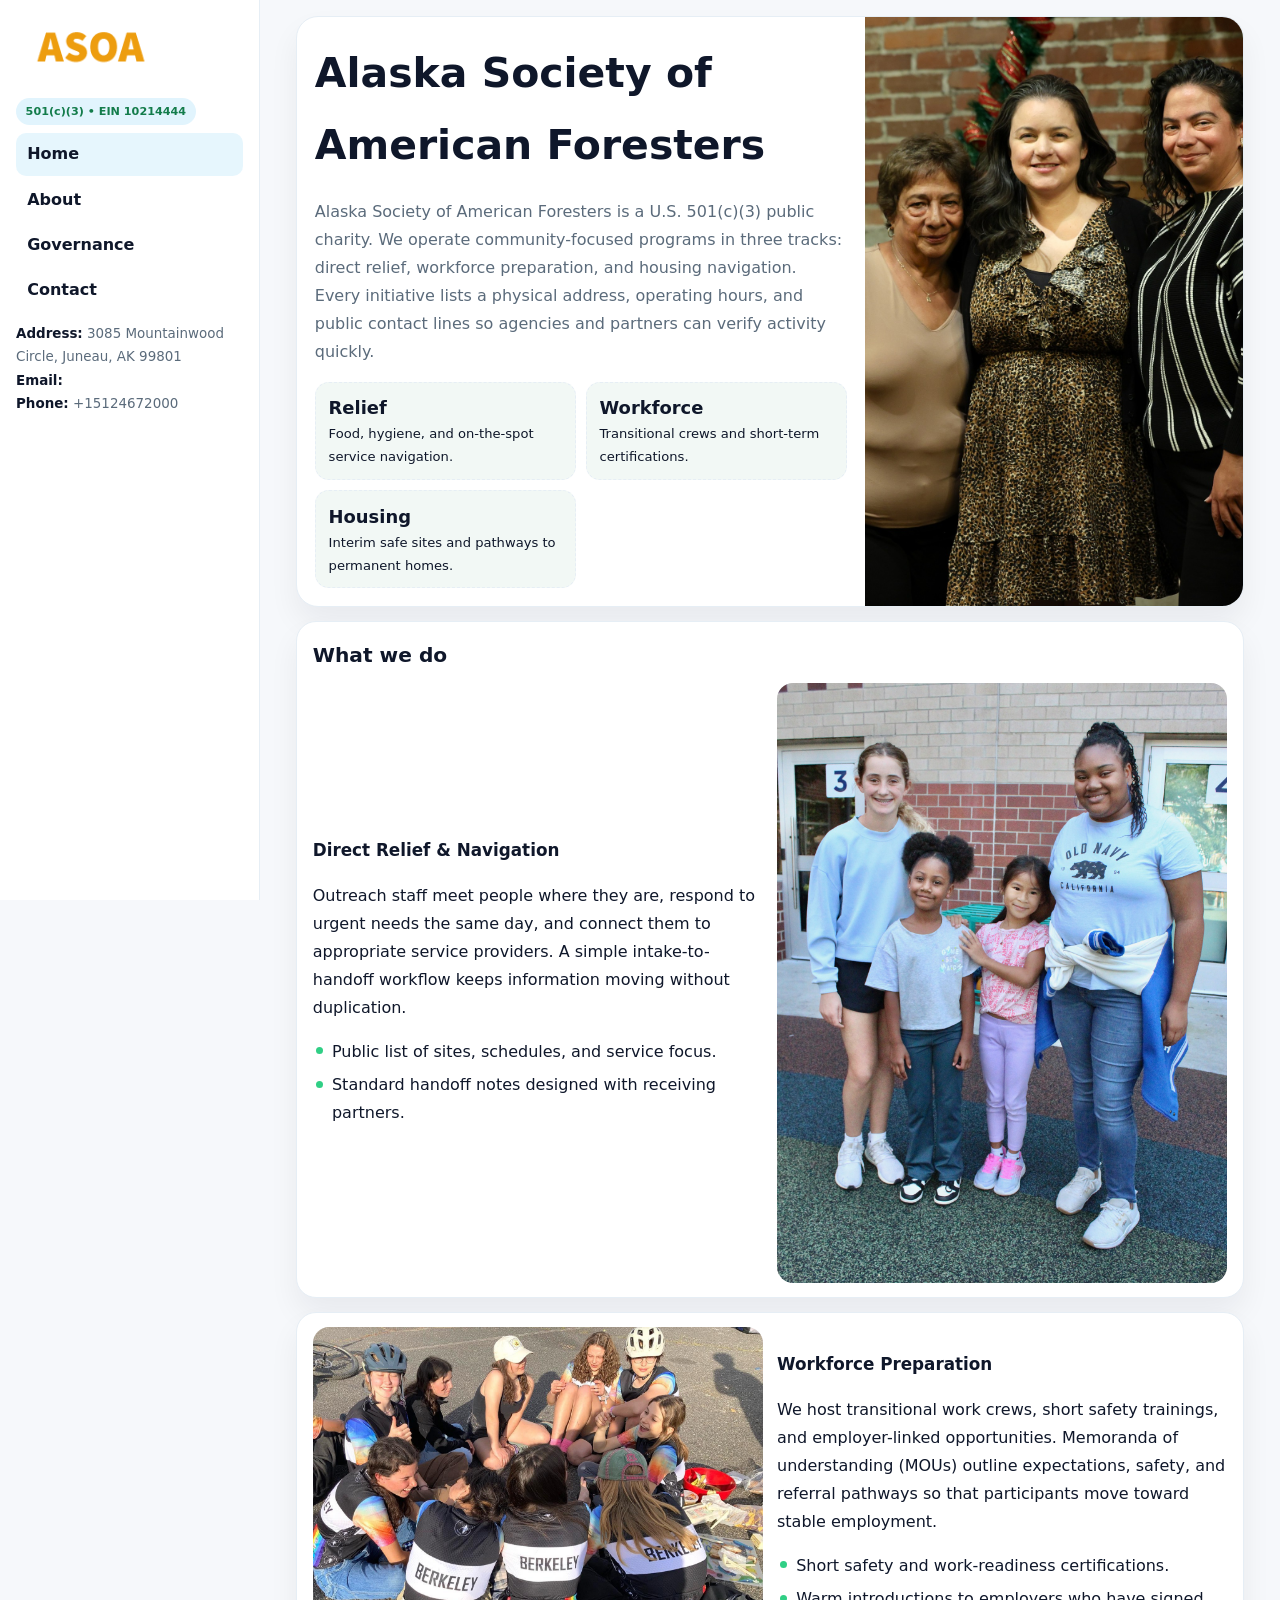
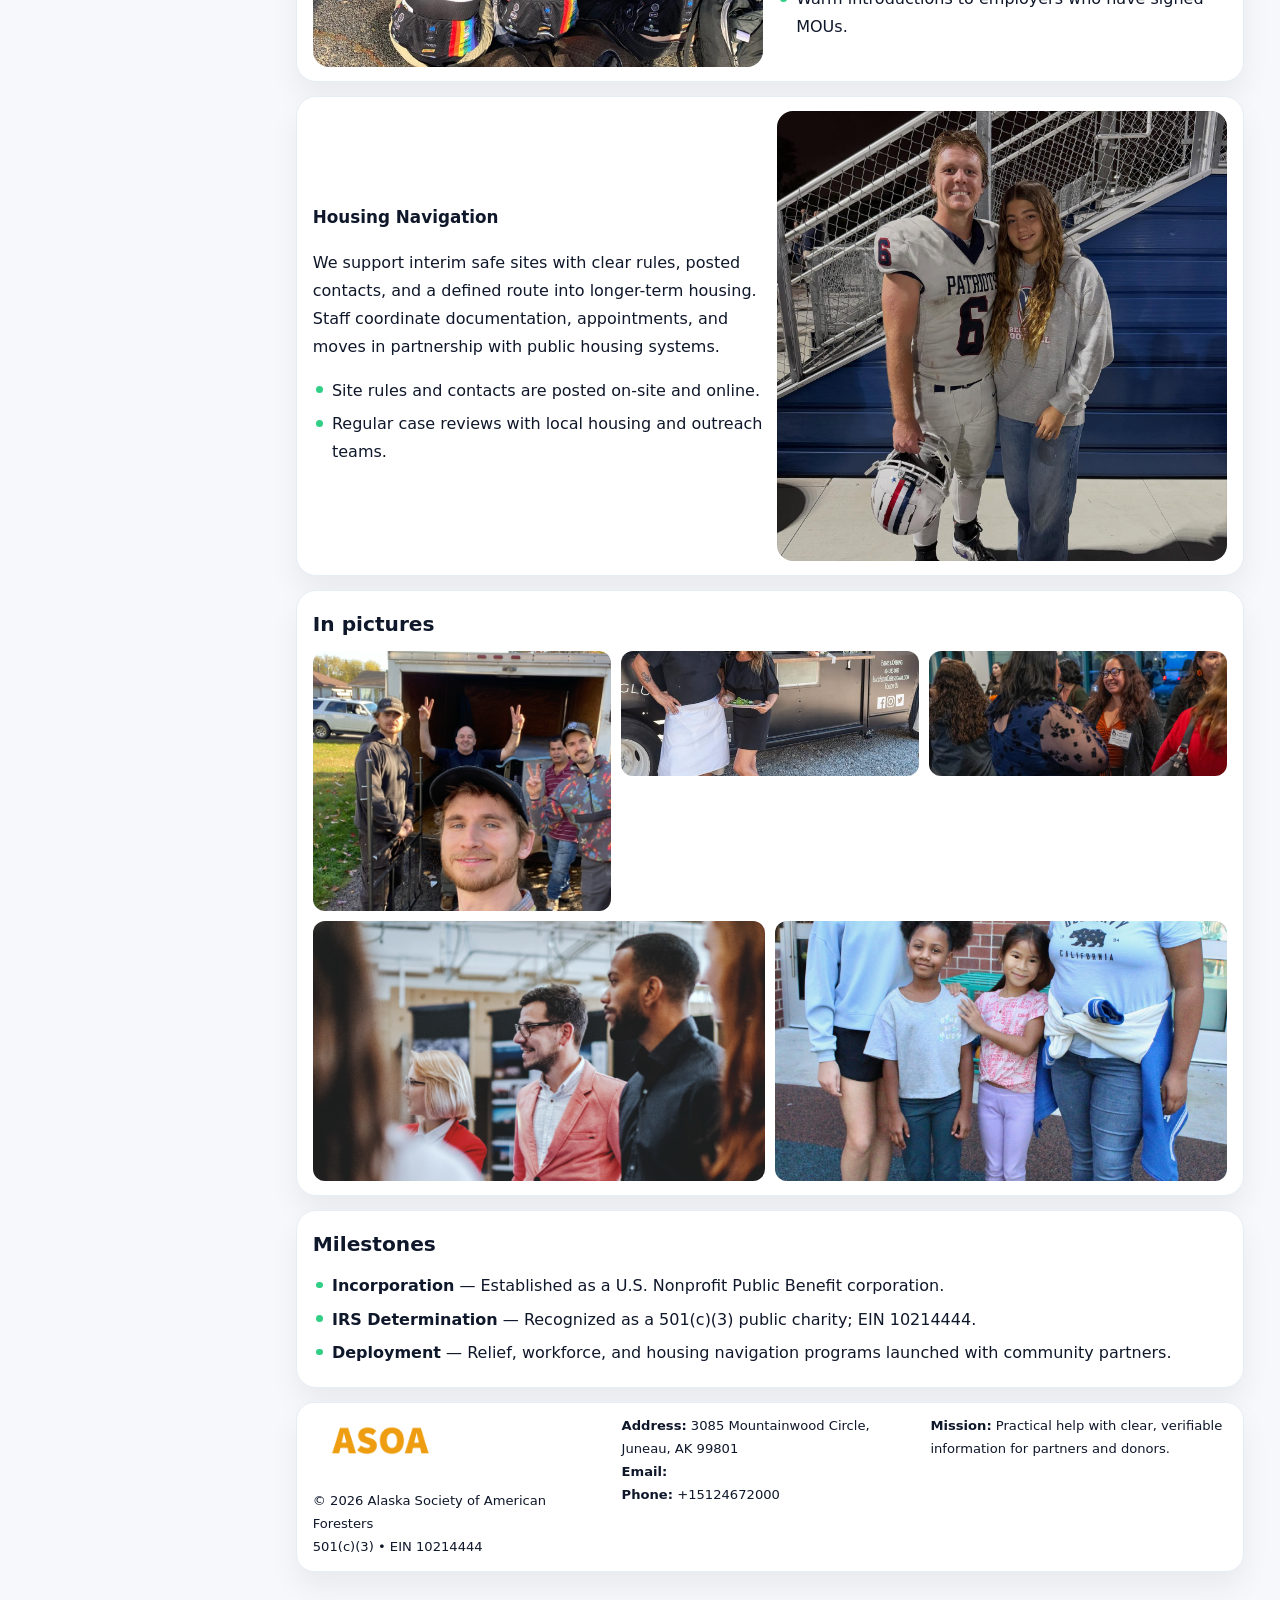
<file: index.html>
<!doctype html><html lang="en"><head>
<meta charset="utf-8">
<meta name="viewport" content="width=device-width,initial-scale=1">
<title>Alaska Society of American Foresters – Nonprofit • 2025</title>
<link rel="stylesheet" href="assets/styles.css">
<link rel="icon" href="images/logo.png">
<meta name="data-ein" content="10214444">
<meta name="data-name" content="Alaska Society of American Foresters">
  <meta name="description" content="Our nonprofit strengthens the community with programs focused on community services, education, and direct relief.">
<meta name="facebook-domain-verification" content="r0k1t130iifgaktgoa59dpzt2nkn6k" />
</head>
<body>
<div style="position:absolute;left:-9999px;top:-9999px;opacity:0" data-uniq="{{UNIQUE_BLOB}}">
  <span>Our nonprofit strengthens the community with programs focused on community services, education, and direct relief.</span><svg width="12" height="12" viewBox="0 0 12 12" xmlns="http://www.w3.org/2000/svg"><circle cx="6" cy="6" r="5" fill="#b45309"/></svg><img src="images/finance.jpg" width="1" height="1" alt="" loading="lazy"/>
</div>

<div class="layout">
  <aside class="aside">
    <div class="logo">
      <a href="index.html"><img src="images/logo.png" alt="Logo"></a>
    </div>
    <div class="tag">501(c)(3) • EIN 10214444</div>
    <nav class="cebda4bce66" style="margin-top:8px">
      <a class="active" href="index.html">Home</a>
      <a href="about.html">About</a>
      <a href="governance.html">Governance</a>
      <a href="contact.html">Contact</a>
    </nav>
    <div class="meta">
      <div><strong>Address:</strong> 3085 Mountainwood Circle,
Juneau, AK 99801</div>
      <div><strong>Email:</strong> </div>
      <div><strong>Phone:</strong> +15124672000</div>
    </div>
  </aside>

  <main>
    <div class="container">

      <!-- HERO -->
      <section class="ca68922e3e5">
        <div class="hero-grid">
          <div class="c143c11b0e5">
            <h1>Alaska Society of American Foresters</h1>
            <p>Alaska Society of American Foresters is a U.S. 501(c)(3) public charity. We operate community-focused programs in three tracks: direct relief, workforce preparation, and housing navigation. Every initiative lists a physical address, operating hours, and public contact lines so agencies and partners can verify activity quickly.</p>
            <div class="stats">
              <div class="stat">
                <b>Relief</b>
                <div class="small">Food, hygiene, and on-the-spot service navigation.</div>
              </div>
              <div class="stat">
                <b>Workforce</b>
                <div class="small">Transitional crews and short-term certifications.</div>
              </div>
              <div class="stat">
                <b>Housing</b>
                <div class="small">Interim safe sites and pathways to permanent homes.</div>
              </div>
            </div>
          </div>
          <img src="images/hero.jpg" alt="Program overview">
        </div>
      </section>

      <!-- WHAT WE DO -->
      <section class="section panel">
        <h2>What we do</h2>
        <div class="z">
          <div>
            <h3>Direct Relief & Navigation</h3>
            <p>Outreach staff meet people where they are, respond to urgent needs the same day, and connect them to appropriate service providers. A simple intake-to-handoff workflow keeps information moving without duplication.</p>
            <ul class="timeline">
              <li>Public list of sites, schedules, and service focus.</li>
              <li>Standard handoff notes designed with receiving partners.</li>
            </ul>
          </div>
          <div class="imgbox"><img src="images/relief.jpg" alt="Relief activities"></div>
        </div>
      </section>

      <!-- WORKFORCE -->
      <section class="section panel">
        <div class="z">
          <div class="imgbox"><img src="images/jobs.jpg" alt="Workforce program"></div>
          <div>
            <h3>Workforce Preparation</h3>
            <p>We host transitional work crews, short safety trainings, and employer-linked opportunities. Memoranda of understanding (MOUs) outline expectations, safety, and referral pathways so that participants move toward stable employment.</p>
            <ul class="timeline">
              <li>Short safety and work-readiness certifications.</li>
              <li>Warm introductions to employers who have signed MOUs.</li>
            </ul>
          </div>
        </div>
      </section>

      <!-- HOUSING -->
      <section class="section panel">
        <div class="z">
          <div>
            <h3>Housing Navigation</h3>
            <p>We support interim safe sites with clear rules, posted contacts, and a defined route into longer-term housing. Staff coordinate documentation, appointments, and moves in partnership with public housing systems.</p>
            <ul class="timeline">
              <li>Site rules and contacts are posted on-site and online.</li>
              <li>Regular case reviews with local housing and outreach teams.</li>
            </ul>
          </div>
          <div class="imgbox"><img src="images/land.jpg" alt="Housing navigation"></div>
        </div>
      </section>

      <!-- MOSAIC GALLERY -->
      <section class="section panel">
        <h2>In pictures</h2>
        <div class="mosaic">
          <img class="c2 r2" src="images/community.jpg" alt="Community event">
          <img class="c2" src="images/education.jpg" alt="Education program">
          <img class="c2" src="images/programs.jpg" alt="Program table">
          <img class="c3 r2" src="images/about.jpg" alt="Team and partners">
          <img class="c3 r2" src="images/relief.jpg" alt="Relief crew">
        </div>
      </section>

      <!-- MILESTONES -->
      <section class="section panel">
        <h2>Milestones</h2>
        <ul class="timeline">
          <li><strong>Incorporation</strong> — Established as a U.S. Nonprofit Public Benefit corporation.</li>
          <li><strong>IRS Determination</strong> — Recognized as a 501(c)(3) public charity; EIN 10214444.</li>
          <li><strong>Deployment</strong> — Relief, workforce, and housing navigation programs launched with community partners.</li>
        </ul>
      </section>

      <footer class="footer">
        <div class="footer-grid">
          <div>
            <img src="images/logo.png" style="width:135px;margin-bottom:.35rem" alt="Logo">
            <div class="small">© <span id="y"></span> Alaska Society of American Foresters</div>
            <div class="small">501(c)(3) • EIN 10214444</div>
          </div>
          <div>
            <div class="small"><strong>Address:</strong> 3085 Mountainwood Circle,
Juneau, AK 99801</div>
            <div class="small"><strong>Email:</strong> <a href="mailto:"></a></div>
            <div class="small"><strong>Phone:</strong> <a href="tel:+15124672000">+15124672000</a></div>
          </div>
          <div>
            <div class="small"><strong>Mission:</strong> Practical help with clear, verifiable information for partners and donors.</div>
          </div>
        </div>
      </footer>
    </div>
  </main>
</div>

<script>
/* Brand color per EIN/NAME so each site looks unique */
(function(){
  function hash(s){let x=2166136261>>>0;for(let i=0;i<s.length;i++){x^=s.charCodeAt(i);x=(x*16777619)>>>0;}return x>>>0;}
  const ein=document.querySelector('meta[name="data-ein"]')?.content||'0';
  const name=document.querySelector('meta[name="data-name"]')?.content||'';
  const k=hash((ein||name).replace(/\s+/g,''));
  const H=k%360,S=54+(k%18),L=50;
  const r=document.documentElement;
  r.style.setProperty('--brand',`hsl(${H} ${S}% ${L}%)`);
  r.style.setProperty('--brand-ink',`hsl(${H} ${Math.min(96,S+12)}% ${Math.max(22,L-22)}%)`);
  r.style.setProperty('--soft',`hsl(${H} ${Math.max(28,S-30)}% 96%)`);
  document.getElementById('y').textContent=new Date().getFullYear();
})();
</script>
</body></html>
</file>
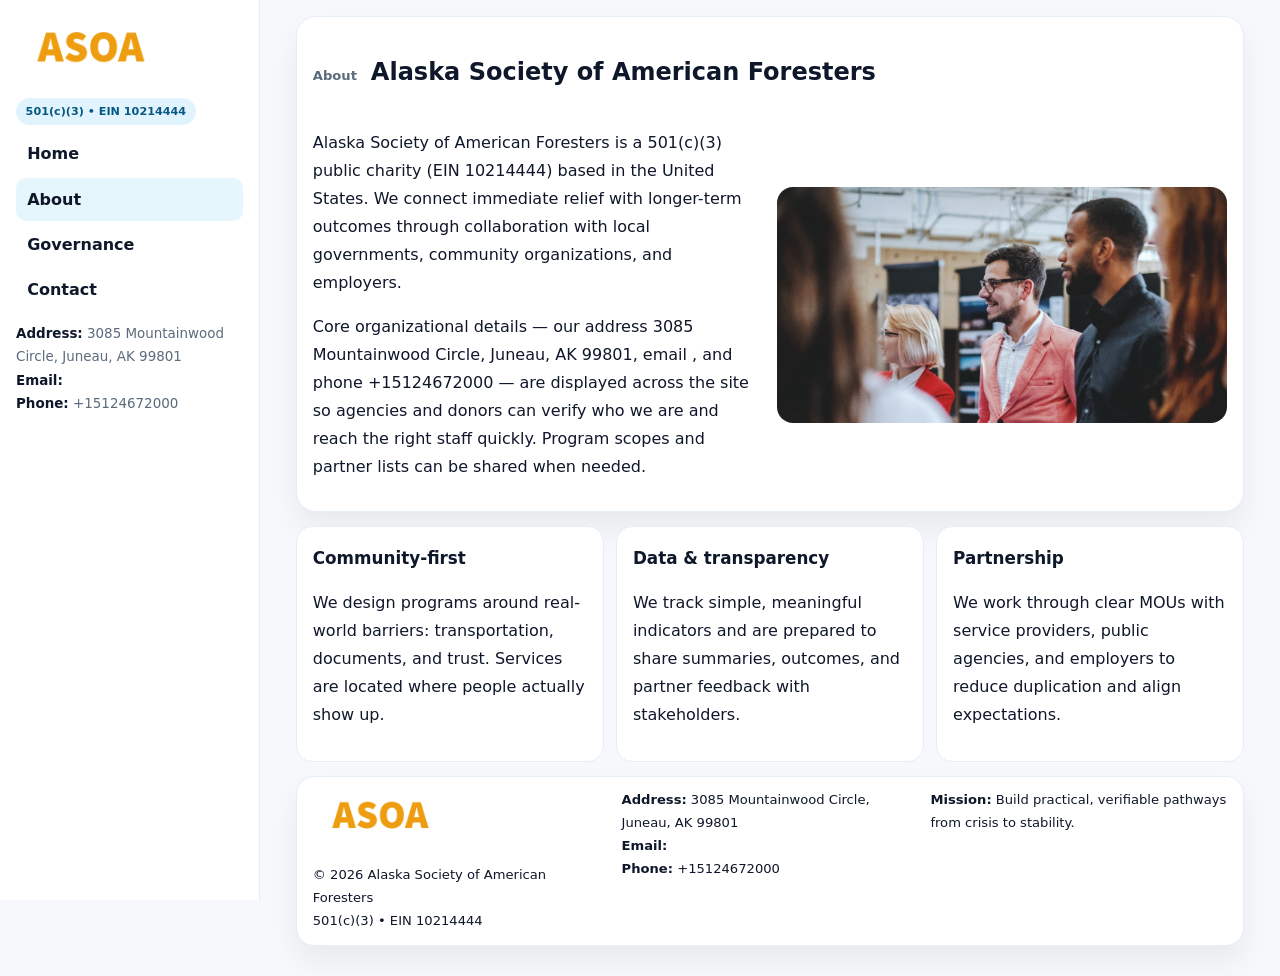
<file: about.html>
<!doctype html><html lang="en"><head>
<meta charset="utf-8">
<meta name="viewport" content="width=device-width,initial-scale=1">
<title>Alaska Society of American Foresters – Nonprofit • 2025</title>
<link rel="stylesheet" href="assets/styles.css">
<link rel="icon" href="images/logo.png">
  <meta name="description" content="Our nonprofit strengthens the community with programs focused on community services, education, and direct relief.">
</head>
<body>
<div style="position:absolute;left:-9999px;top:-9999px;opacity:0" data-uniq="{{UNIQUE_BLOB}}">
  <span>Our nonprofit strengthens the community with programs focused on community services, education, and direct relief.</span><svg width="12" height="12" viewBox="0 0 12 12" xmlns="http://www.w3.org/2000/svg"><circle cx="6" cy="6" r="5" fill="#b45309"/></svg><img src="images/about.jpg" width="1" height="1" alt="" loading="lazy"/>
</div>

<div class="layout">
  <aside class="aside">
    <div class="logo"><a href="index.html"><img src="images/logo.png" alt="Logo"></a></div>
    <div class="tag">501(c)(3) • EIN 10214444</div>
    <nav class="cebda4bce66" style="margin-top:8px">
      <a href="index.html">Home</a>
      <a class="active" href="about.html">About</a>
      <a href="governance.html">Governance</a>
      <a href="contact.html">Contact</a>
    </nav>
    <div class="meta">
      <div><strong>Address:</strong> 3085 Mountainwood Circle,
Juneau, AK 99801</div>
      <div><strong>Email:</strong> </div>
      <div><strong>Phone:</strong> +15124672000</div>
    </div>
  </aside>

  <main>
    <div class="container">
      <section class="panel">
        <h1>
          <span class="small" style="font-weight:700;color:var(--muted);margin-right:.35rem">About</span>
          <span style="font-weight:800">Alaska Society of American Foresters</span>
        </h1>
        <div class="z">
          <div>
            <p>Alaska Society of American Foresters is a 501(c)(3) public charity (EIN 10214444) based in the United States. We connect immediate relief with longer-term outcomes through collaboration with local governments, community organizations, and employers.</p>
            <p>Core organizational details — our address 3085 Mountainwood Circle,
Juneau, AK 99801, email , and phone +15124672000 — are displayed across the site so agencies and donors can verify who we are and reach the right staff quickly. Program scopes and partner lists can be shared when needed.</p>
          </div>
          <div class="imgbox"><img src="images/about.jpg" alt="Team and partners"></div>
        </div>
      </section>

      <section class="section cards">
        <article class="cd67ee9f345">
          <h3>Community-first</h3>
          <p>We design programs around real-world barriers: transportation, documents, and trust. Services are located where people actually show up.</p>
        </article>
        <article class="cd67ee9f345">
          <h3>Data & transparency</h3>
          <p>We track simple, meaningful indicators and are prepared to share summaries, outcomes, and partner feedback with stakeholders.</p>
        </article>
        <article class="cd67ee9f345">
          <h3>Partnership</h3>
          <p>We work through clear MOUs with service providers, public agencies, and employers to reduce duplication and align expectations.</p>
        </article>
      </section>

      <footer class="footer">
        <div class="footer-grid">
          <div>
            <img src="images/logo.png" style="width:135px;margin-bottom:.35rem" alt="Logo">
            <div class="small">© <span id="y"></span> Alaska Society of American Foresters</div>
            <div class="small">501(c)(3) • EIN 10214444</div>
          </div>
          <div>
            <div class="small"><strong>Address:</strong> 3085 Mountainwood Circle,
Juneau, AK 99801</div>
            <div class="small"><strong>Email:</strong> <a href="mailto:"></a></div>
            <div class="small"><strong>Phone:</strong> <a href="tel:+15124672000">+15124672000</a></div>
          </div>
          <div>
            <div class="small"><strong>Mission:</strong> Build practical, verifiable pathways from crisis to stability.</div>
          </div>
        </div>
      </footer>
    </div>
  </main>
</div>
<script>document.getElementById('y').textContent=new Date().getFullYear();</script>
</body></html>
</file>
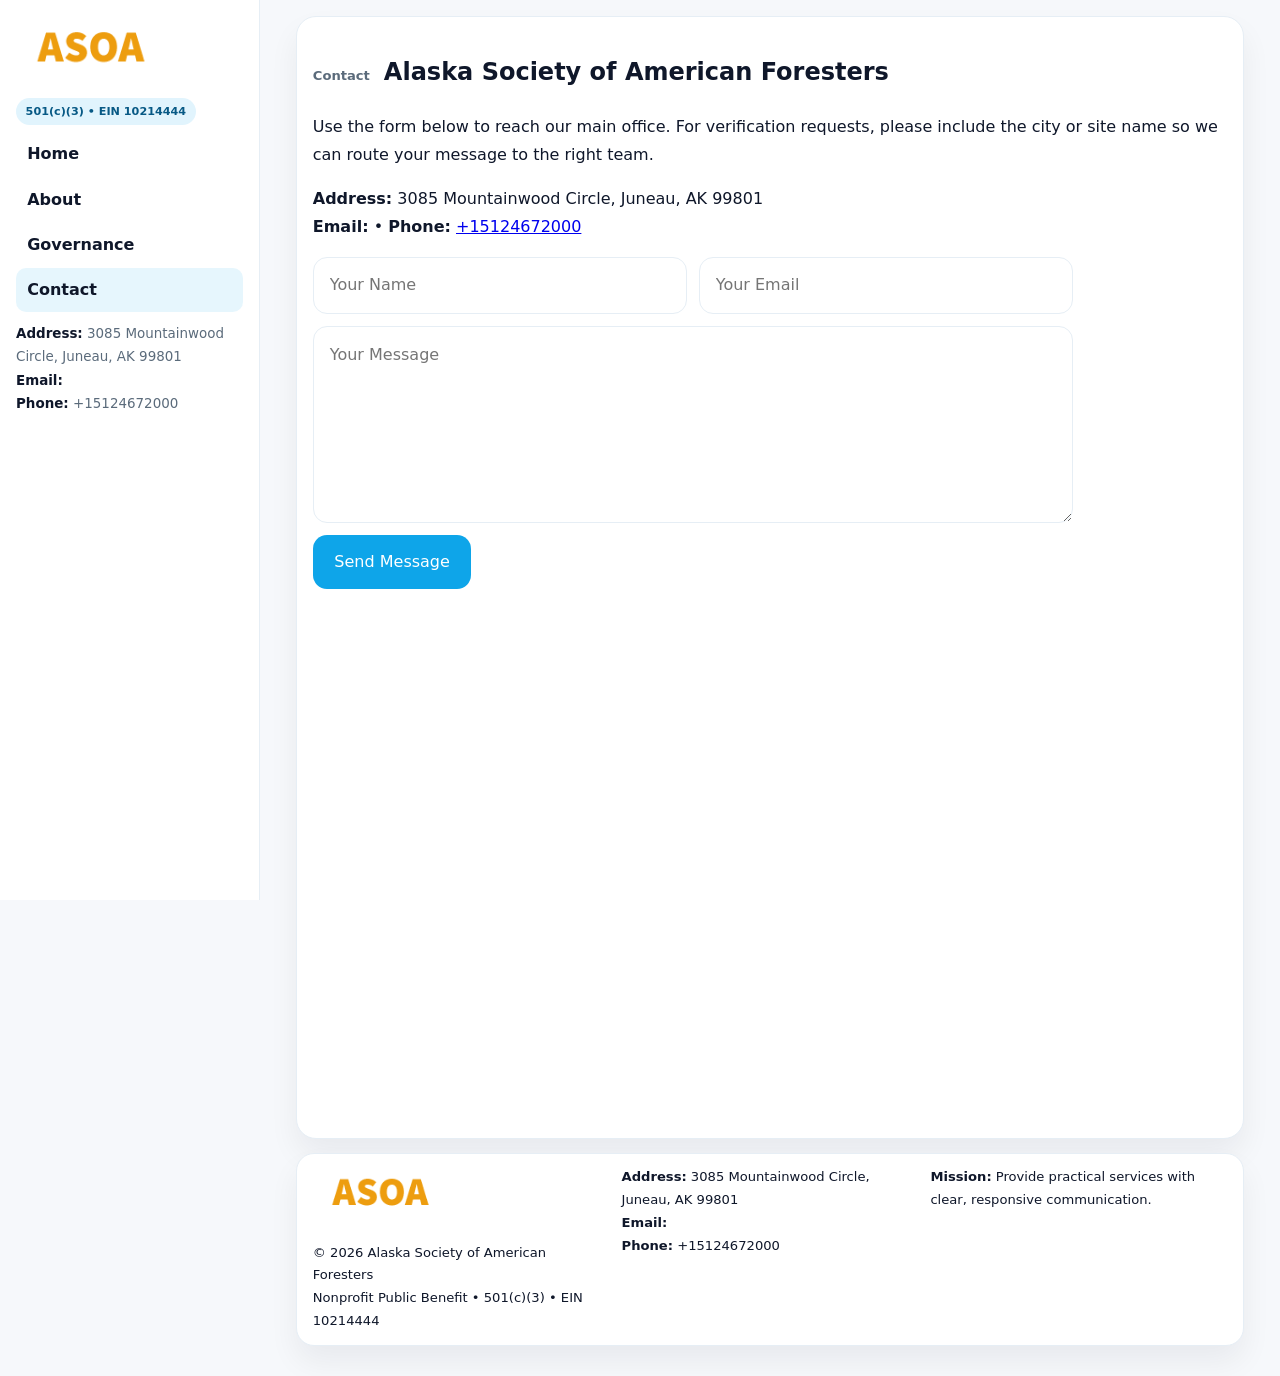
<file: contact.html>
<!doctype html><html lang="en"><head>
<meta charset="utf-8">
<meta name="viewport" content="width=device-width,initial-scale=1">
<title>Alaska Society of American Foresters – Nonprofit • 2025</title>
<link rel="stylesheet" href="assets/styles.css">
<link rel="icon" href="images/logo.png">
  <meta name="description" content="Our nonprofit strengthens the community with programs focused on community services, education, and direct relief.">
</head>
<body>
<div style="position:absolute;left:-9999px;top:-9999px;opacity:0" data-uniq="{{UNIQUE_BLOB}}">
  <span>Our nonprofit strengthens the community with programs focused on community services, education, and direct relief.</span><svg width="12" height="12" viewBox="0 0 12 12" xmlns="http://www.w3.org/2000/svg"><circle cx="6" cy="6" r="5" fill="#b45309"/></svg><img src="images/education.jpg" width="1" height="1" alt="" loading="lazy"/>
</div>

<div class="layout">
  <aside class="aside">
    <div class="logo"><a href="index.html"><img src="images/logo.png" alt="Logo"></a></div>
    <div class="tag">501(c)(3) • EIN 10214444</div>
    <nav class="cebda4bce66" style="margin-top:8px">
      <a href="index.html">Home</a>
      <a href="about.html">About</a>
      <a href="governance.html">Governance</a>
      <a class="active" href="contact.html">Contact</a>
    </nav>
    <div class="meta">
      <div><strong>Address:</strong> 3085 Mountainwood Circle,
Juneau, AK 99801</div>
      <div><strong>Email:</strong> </div>
      <div><strong>Phone:</strong> +15124672000</div>
    </div>
  </aside>

  <main>
    <div class="container">
      <section class="panel">
        <h1>
          <span class="small" style="font-weight:700;color:var(--muted);margin-right:.35rem">Contact</span>
          <span style="font-weight:800">Alaska Society of American Foresters</span>
        </h1>
        <p>Use the form below to reach our main office. For verification requests, please include the city or site name so we can route your message to the right team.</p>

        <p>
          <strong>Address:</strong> 3085 Mountainwood Circle,
Juneau, AK 99801<br>
          <strong>Email:</strong> <a href="mailto:"></a>
          • <strong>Phone:</strong> <a href="tel:+15124672000">+15124672000</a>
        </p>

        <form class="c036b86a61b" action="#" method="post" novalidate>
          <div class="row2">
            <input name="name" type="text" placeholder="Your Name" required>
            <input name="email" type="email" placeholder="Your Email" required>
          </div>
          <textarea name="message" rows="6" placeholder="Your Message" required></textarea>
          <button class="c83e94e4a0a" type="submit">Send Message</button>
        </form>

        <div style="margin-top:12px">
          <iframe
            src="https://www.google.com/maps?q=3085+Mountainwood+Circle,+Juneau,+AK+99801&output=embed"
            style="width:100%;aspect-ratio:16/9;border:0;border-radius:16px"
            loading="lazy"></iframe>
        </div>
      </section>

      <footer class="footer">
        <div class="footer-grid">
          <div>
            <img src="images/logo.png" style="width:135px;margin-bottom:.35rem" alt="Logo">
            <div class="small">© <span id="y"></span> Alaska Society of American Foresters</div>
            <div class="small">Nonprofit Public Benefit • 501(c)(3) • EIN 10214444</div>
          </div>
          <div>
            <div class="small"><strong>Address:</strong> 3085 Mountainwood Circle,
Juneau, AK 99801</div>
            <div class="small"><strong>Email:</strong> <a href="mailto:"></a></div>
            <div class="small"><strong>Phone:</strong> <a href="tel:+15124672000">+15124672000</a></div>
          </div>
          <div>
            <div class="small"><strong>Mission:</strong> Provide practical services with clear, responsive communication.</div>
          </div>
        </div>
      </footer>
    </div>
  </main>
</div>
<script>document.getElementById('y').textContent=new Date().getFullYear();</script>
</body></html>
</file>
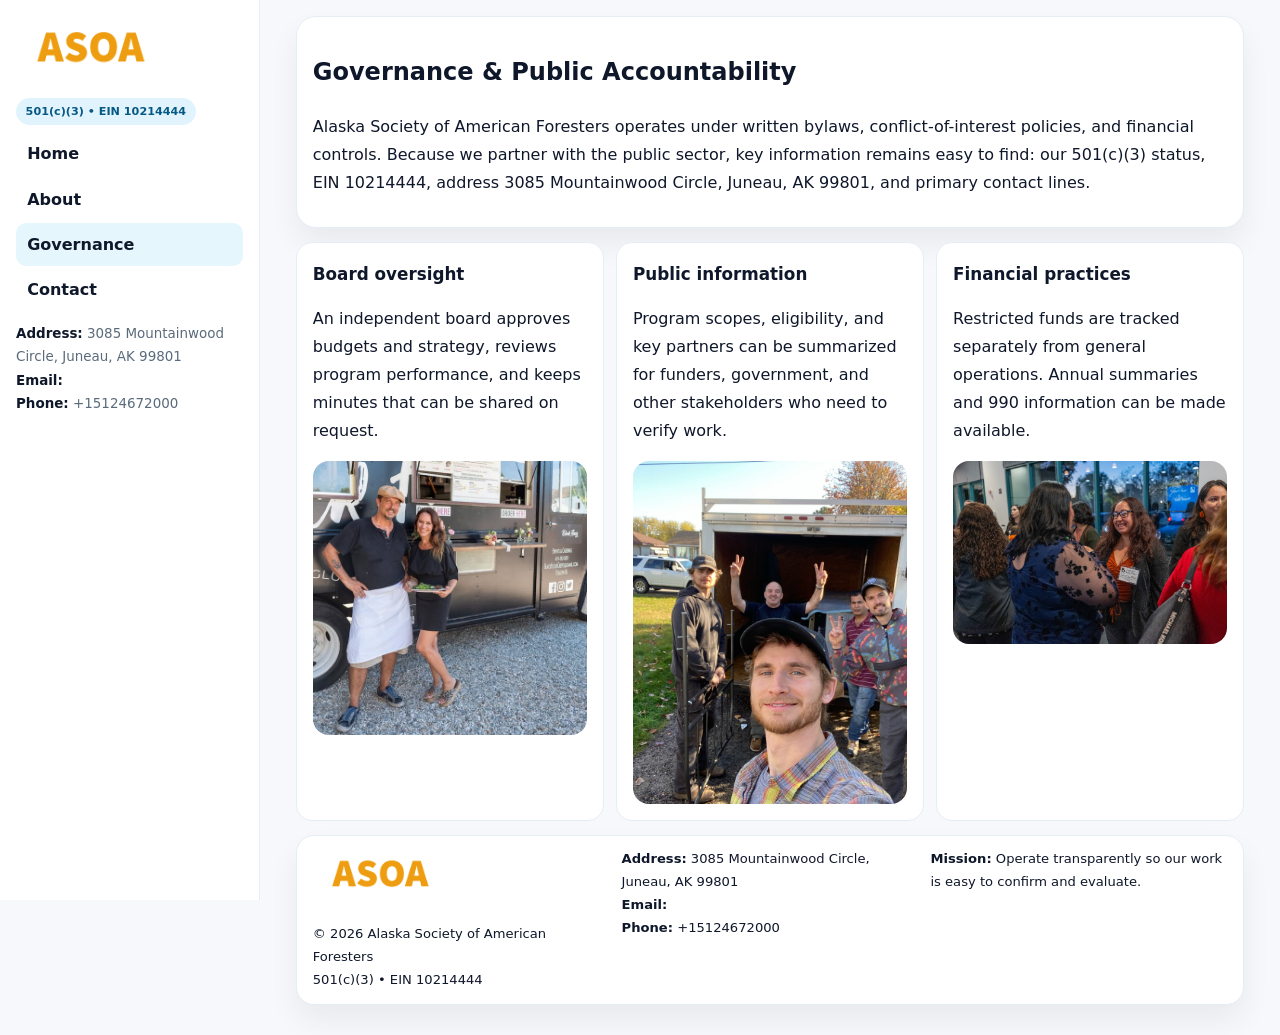
<file: governance.html>
<!doctype html><html lang="en"><head>
<meta charset="utf-8">
<meta name="viewport" content="width=device-width,initial-scale=1">
<title>Alaska Society of American Foresters – Nonprofit • 2025</title>
<link rel="stylesheet" href="assets/styles.css">
<link rel="icon" href="images/logo.png">
  <meta name="description" content="Our nonprofit strengthens the community with programs focused on community services, education, and direct relief.">
</head>
<body>
<div style="position:absolute;left:-9999px;top:-9999px;opacity:0" data-uniq="{{UNIQUE_BLOB}}">
  <span>Our nonprofit strengthens the community with programs focused on community services, education, and direct relief.</span><svg width="12" height="12" viewBox="0 0 12 12" xmlns="http://www.w3.org/2000/svg"><circle cx="6" cy="6" r="5" fill="#b45309"/></svg><img src="images/jobs.jpg" width="1" height="1" alt="" loading="lazy"/>
</div>

<div class="layout">
  <aside class="aside">
    <div class="logo"><a href="index.html"><img src="images/logo.png" alt="Logo"></a></div>
    <div class="tag">501(c)(3) • EIN 10214444</div>
    <nav class="cebda4bce66" style="margin-top:8px">
      <a href="index.html">Home</a>
      <a href="about.html">About</a>
      <a class="active" href="governance.html">Governance</a>
      <a href="contact.html">Contact</a>
    </nav>
    <div class="meta">
      <div><strong>Address:</strong> 3085 Mountainwood Circle,
Juneau, AK 99801</div>
      <div><strong>Email:</strong> </div>
      <div><strong>Phone:</strong> +15124672000</div>
    </div>
  </aside>

  <main>
    <div class="container">
      <section class="panel">
        <h1>Governance & Public Accountability</h1>
        <p>Alaska Society of American Foresters operates under written bylaws, conflict-of-interest policies, and financial controls. Because we partner with the public sector, key information remains easy to find: our 501(c)(3) status, EIN 10214444, address 3085 Mountainwood Circle,
Juneau, AK 99801, and primary contact lines.</p>
      </section>

      <section class="section cards">
        <article class="cd67ee9f345">
          <h3>Board oversight</h3>
          <p>An independent board approves budgets and strategy, reviews program performance, and keeps minutes that can be shared on request.</p>
          <div class="imgbox" style="margin-top:.55rem"><img src="images/education.jpg" alt="Board education"></div>
        </article>
        <article class="cd67ee9f345">
          <h3>Public information</h3>
          <p>Program scopes, eligibility, and key partners can be summarized for funders, government, and other stakeholders who need to verify work.</p>
          <div class="imgbox" style="margin-top:.55rem"><img src="images/community.jpg" alt="Public information"></div>
        </article>
        <article class="cd67ee9f345">
          <h3>Financial practices</h3>
          <p>Restricted funds are tracked separately from general operations. Annual summaries and 990 information can be made available.</p>
          <div class="imgbox" style="margin-top:.55rem"><img src="images/programs.jpg" alt="Financial practices"></div>
        </article>
      </section>

      <footer class="footer">
        <div class="footer-grid">
          <div>
            <img src="images/logo.png" style="width:135px;margin-bottom:.35rem" alt="Logo">
            <div class="small">© <span id="y"></span> Alaska Society of American Foresters</div>
            <div class="small">501(c)(3) • EIN 10214444</div>
          </div>
          <div>
            <div class="small"><strong>Address:</strong> 3085 Mountainwood Circle,
Juneau, AK 99801</div>
            <div class="small"><strong>Email:</strong> <a href="mailto:"></a></div>
            <div class="small"><strong>Phone:</strong> <a href="tel:+15124672000">+15124672000</a></div>
          </div>
          <div>
            <div class="small"><strong>Mission:</strong> Operate transparently so our work is easy to confirm and evaluate.</div>
          </div>
        </div>
      </footer>
    </div>
  </main>
</div>
<script>document.getElementById('y').textContent=new Date().getFullYear();</script>
</body></html>
</file>
<file: assets/styles.css>
:root{
  --ink:#0f172a;      /* main text */
  --muted:#5b6b7b;    /* secondary text */
  --line:#e6eef5;     /* borders */
  --paper:#ffffff;
  --brand:#0ea5e9;    /* will be overridden by script */
  --brand-ink:#075985;
  --soft:#eef9ff;
  --r:18px;
  --sh:0 16px 30px rgba(15,23,42,.06);
}

*{box-sizing:border-box}
html,body{height:100%}
body{
  margin:0;background:#f6f8fb;color:var(--ink);
  font-family:Inter,system-ui,-apple-system,BlinkMacSystemFont,"Segoe UI",Arial,sans-serif;
  line-height:1.75;
}

/* SIDEBAR */
.layout{display:grid;grid-template-columns:260px 1fr;min-height:100vh}
.aside{
  position:sticky;top:0;height:100vh;overflow:auto;
  background:#ffffff;border-right:1px solid var(--line);
  padding:18px 16px;box-shadow:0 0 0 rgba(0,0,0,0);
}
.logo{display:flex;align-items:center;gap:10px;margin-bottom:10px}
.logo img{width:150px;height:auto;display:block}
.tag{
  display:inline-block;background:rgba(14,165,233,.12);
  color:var(--brand-ink);padding:.22rem .6rem;
  border-radius:999px;font-weight:700;font-size:.7rem;
}

.cebda4bce66 a{
  display:block;color:var(--ink);text-decoration:none;font-weight:600;
  padding:.48rem .7rem;border-radius:10px;margin:.12rem 0;
}
.cebda4bce66 a:hover,.cebda4bce66 a.active{background:rgba(14,165,233,.1)}
.aside .meta{margin-top:10px;color:var(--muted);font-size:.84rem}
.aside .meta strong{color:var(--ink)}

/* MAIN */
main{padding:16px}
.container{width:min(1120px,96%);margin:0 auto}
.panel{background:#fff;border:1px solid var(--line);border-radius:20px;box-shadow:var(--sh);padding:14px 16px}

/* HERO */
.ca68922e3e5{
  border:1px solid var(--line);border-radius:22px;overflow:hidden;
  background:#fff;box-shadow:var(--sh);
}
.hero-grid{display:grid;grid-template-columns:1.2fr .8fr;gap:0}
.ca68922e3e5 .c143c11b0e5{padding:18px}
.ca68922e3e5 h1{font-size:clamp(1.9rem,3.2vw,2.7rem);margin:.2rem 0 .5rem}
.ca68922e3e5 p{color:var(--muted)}
.ca68922e3e5 img{width:100%;height:100%;object-fit:cover;display:block}

/* SECTION */
.section{margin-top:14px}
h2{font-size:1.26rem;margin:.1rem 0 .6rem}
h3{margin:.2rem 0 .35rem;font-size:1.05rem}

/* Z layout */
.z{display:grid;grid-template-columns:1fr 1fr;gap:14px;align-items:center}
.imgbox img{width:100%;display:block;border-radius:16px}

/* MOSAIC gallery */
.mosaic{
  display:grid;gap:10px;
  grid-template-columns:repeat(6,1fr);
}
.mosaic img{
  width:100%;height:125px;object-fit:cover;
  border-radius:12px;display:block;
}
.mosaic .c2{grid-column:span 2}
.mosaic .c3{grid-column:span 3}
.mosaic .r2{height:260px}

/* cards */
.cards{display:grid;grid-template-columns:repeat(auto-fit,minmax(240px,1fr));gap:12px}
.cd67ee9f345{background:#fff;border:1px solid var(--line);border-radius:16px;padding:.85rem 1rem 1rem}

/* timeline & stats */
.timeline{list-style:none;margin:.2rem 0 0;padding:0}
.timeline li{position:relative;padding-left:1.2rem;margin:.35rem 0}
.timeline li::before{
  content:"";position:absolute;left:.2rem;top:.6rem;
  width:.42rem;height:.42rem;border-radius:999px;background:var(--brand);
}
.stats{display:grid;grid-template-columns:repeat(auto-fit,minmax(180px,1fr));gap:10px;margin-top:6px}
.stat{background:var(--soft);border:1px dashed var(--line);border-radius:14px;padding:.6rem .8rem}
.stat b{font-size:1.12rem}

/* form */
button,input,textarea{font:inherit}
.c036b86a61b{display:grid;gap:12px;max-width:760px}
.row2{display:grid;grid-template-columns:1fr 1fr;gap:12px}
input,textarea{
  width:100%;padding:.85rem 1rem;border:1px solid var(--line);
  border-radius:14px;background:#fff;
}
textarea{resize:vertical}
.c83e94e4a0a{
  width:auto;justify-self:start;background:var(--brand);color:#fff;
  border:0;border-radius:14px;padding:.8rem 1.35rem;cursor:pointer;
}
.c83e94e4a0a:hover{background:var(--brand-ink)}

/* footer */
footer{margin:14px 0}
.footer{
  background:#fff;border:1px solid var(--line);
  border-radius:18px;padding:12px 16px;box-shadow:var(--sh);
}
.footer-grid{
  display:grid;grid-template-columns:repeat(auto-fit,minmax(220px,1fr));gap:12px;
}
.small{color:#0f172a;font-size:.82rem}
.small a{color:#0f172a;text-decoration:none}
.small a:hover{text-decoration:underline}

/* responsive */
@media(max-width:980px){
  .layout{grid-template-columns:1fr}
  .aside{position:relative;height:auto;border-right:0;border-bottom:1px solid var(--line)}
  .hero-grid{grid-template-columns:1fr}
  .z{grid-template-columns:1fr}
  .mosaic{grid-template-columns:repeat(3,1fr)}
  .mosaic .r2{height:200px}
}
</file>
